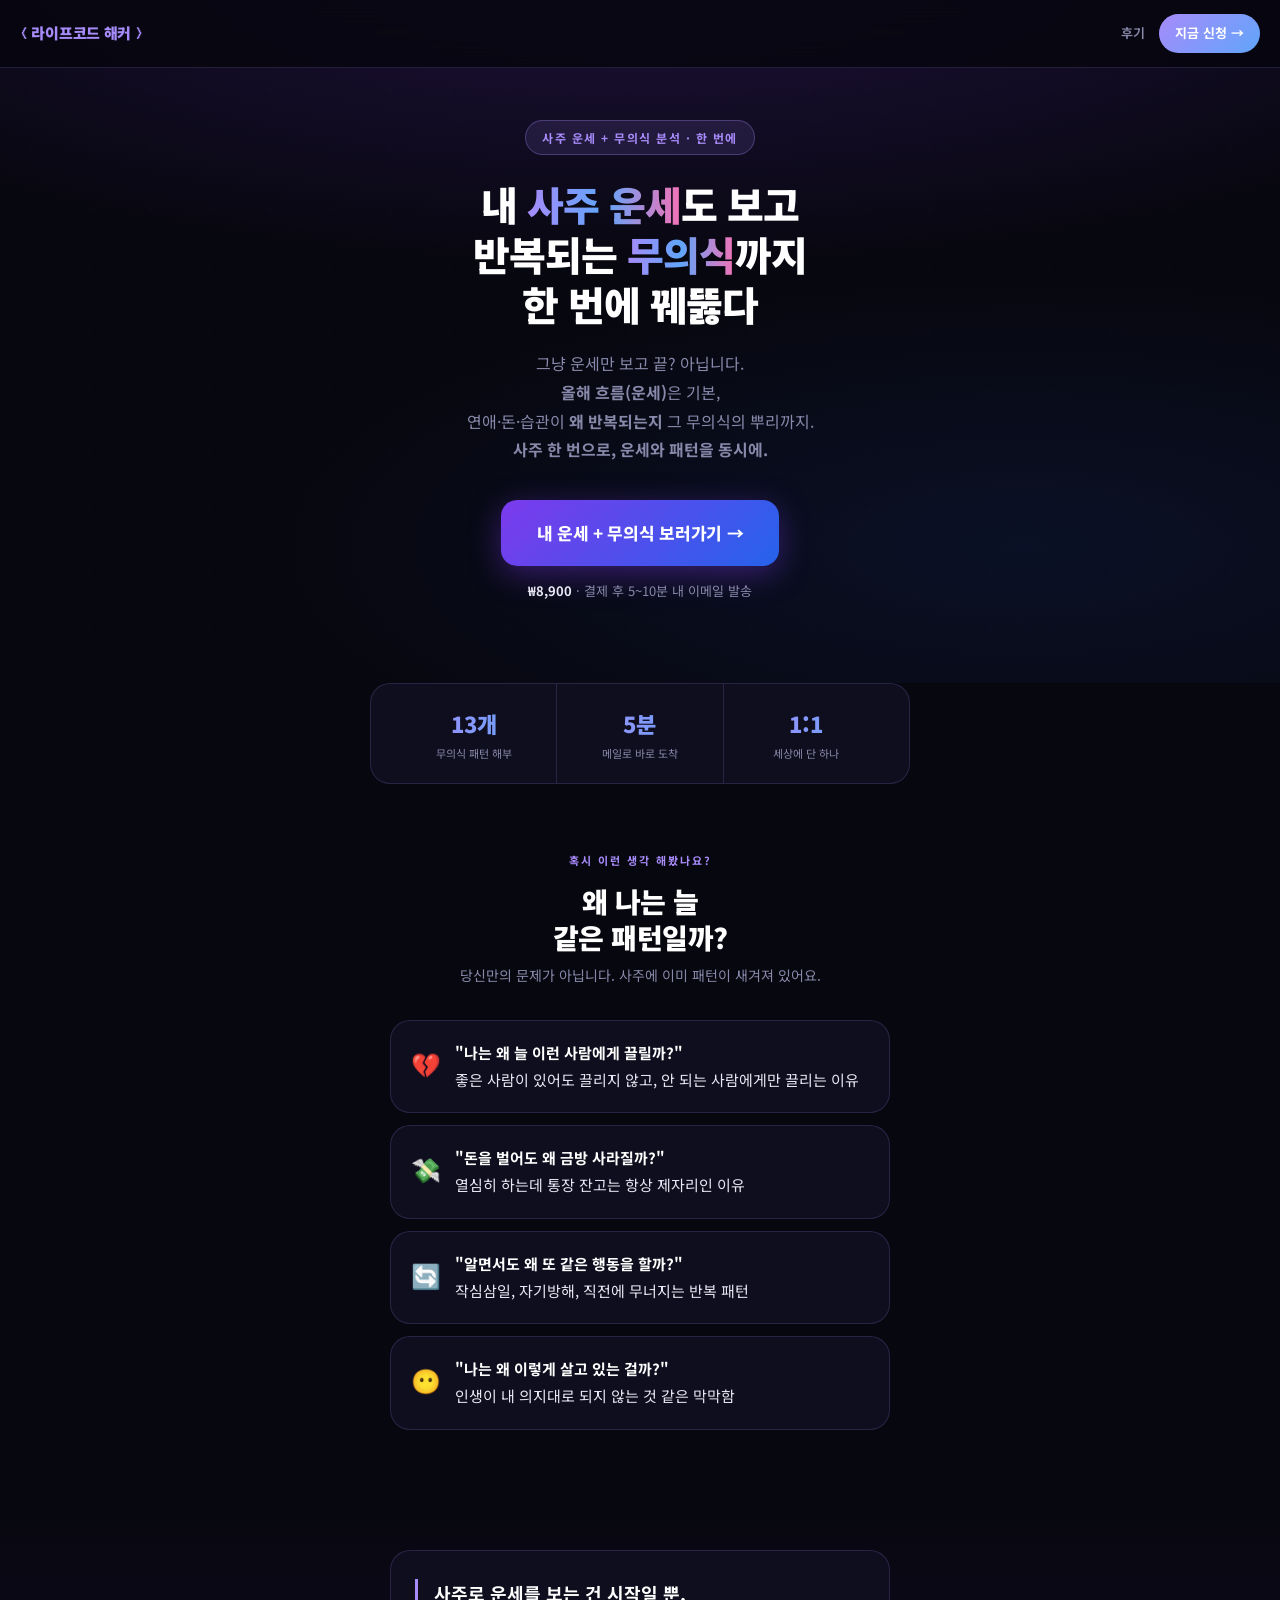
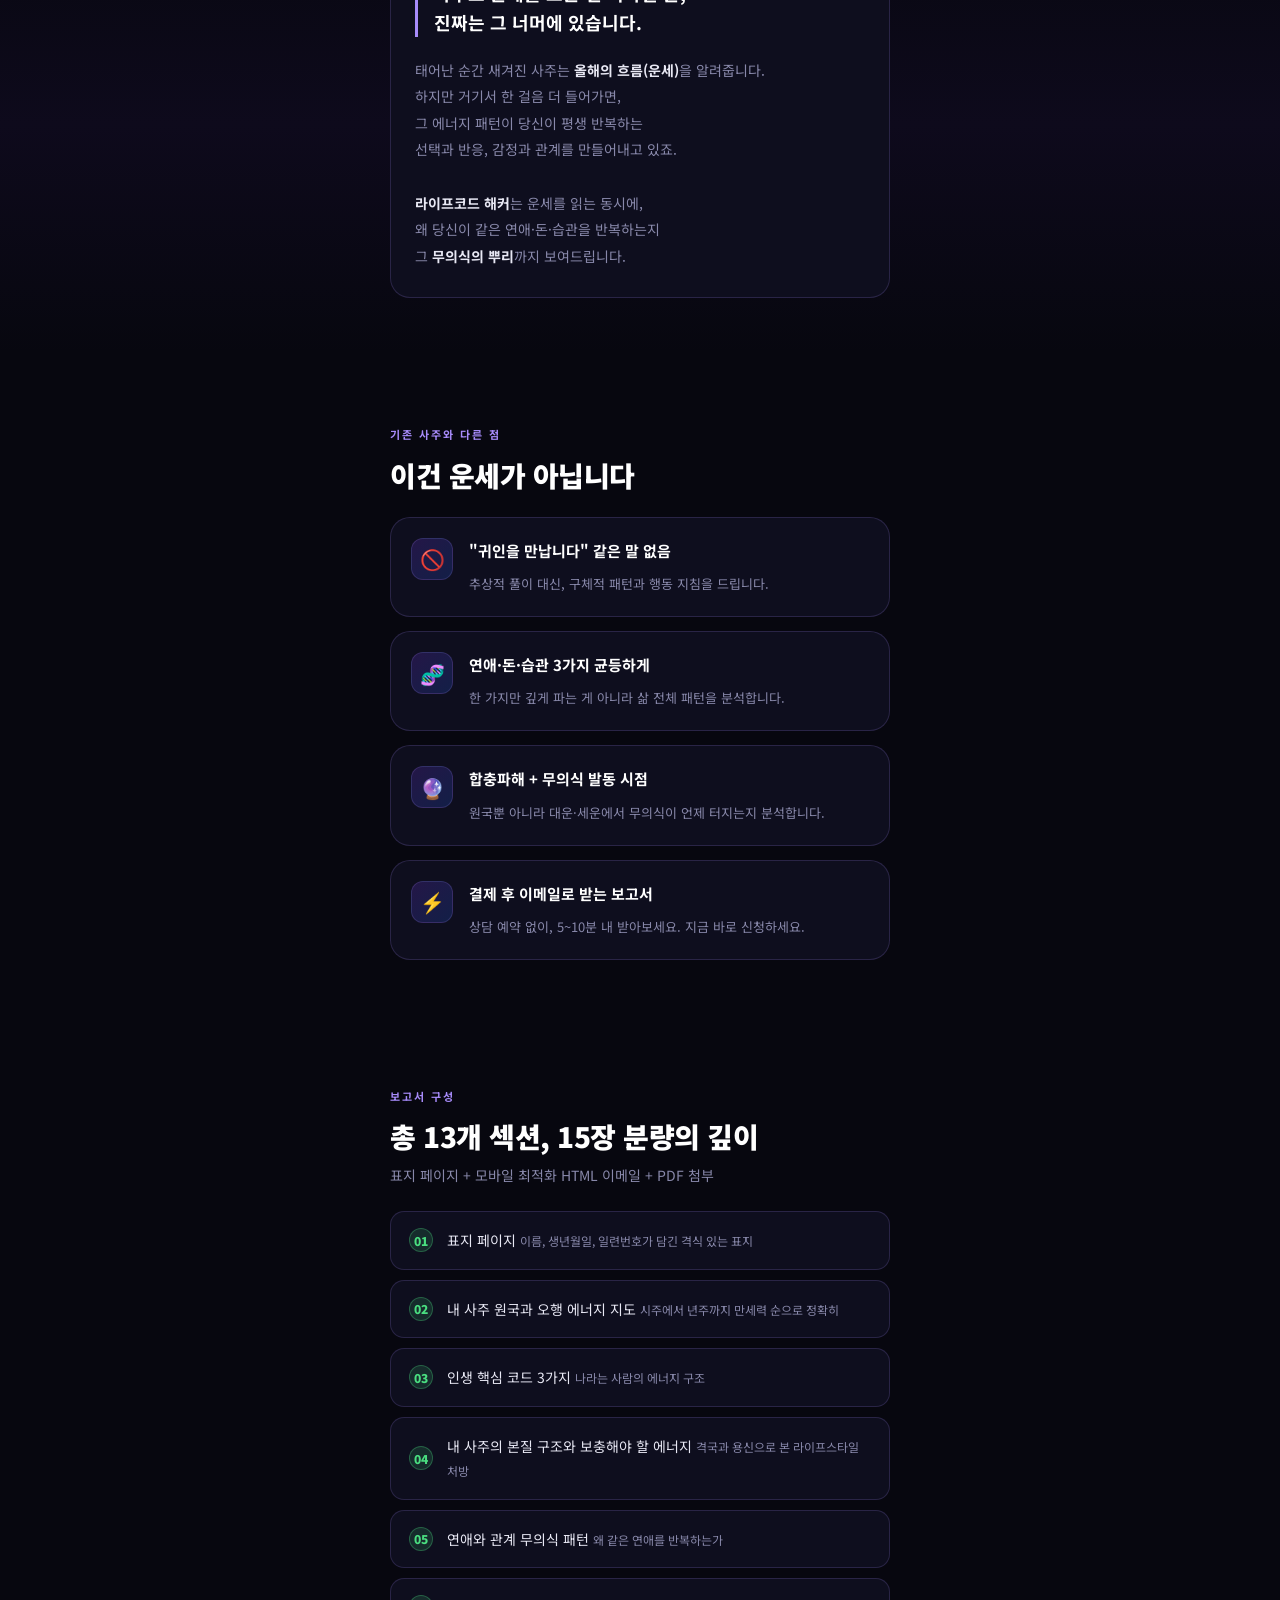
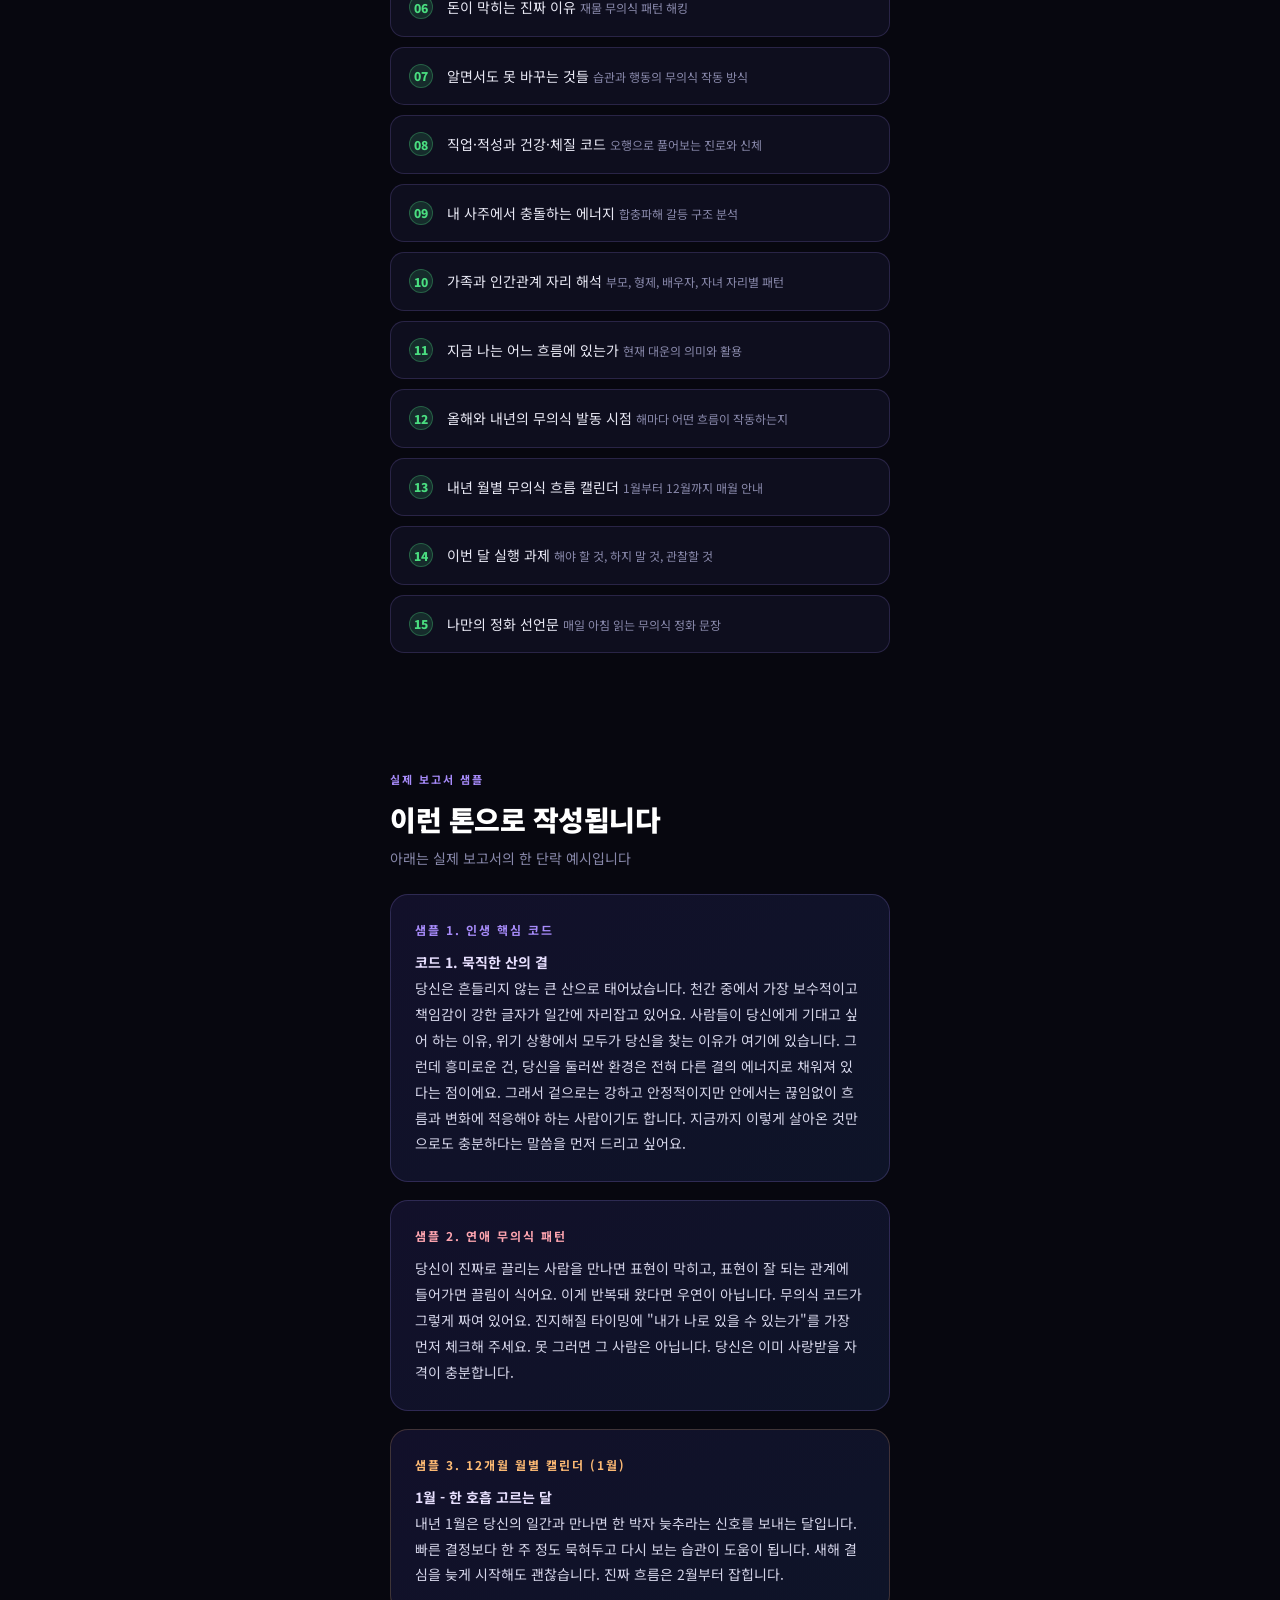
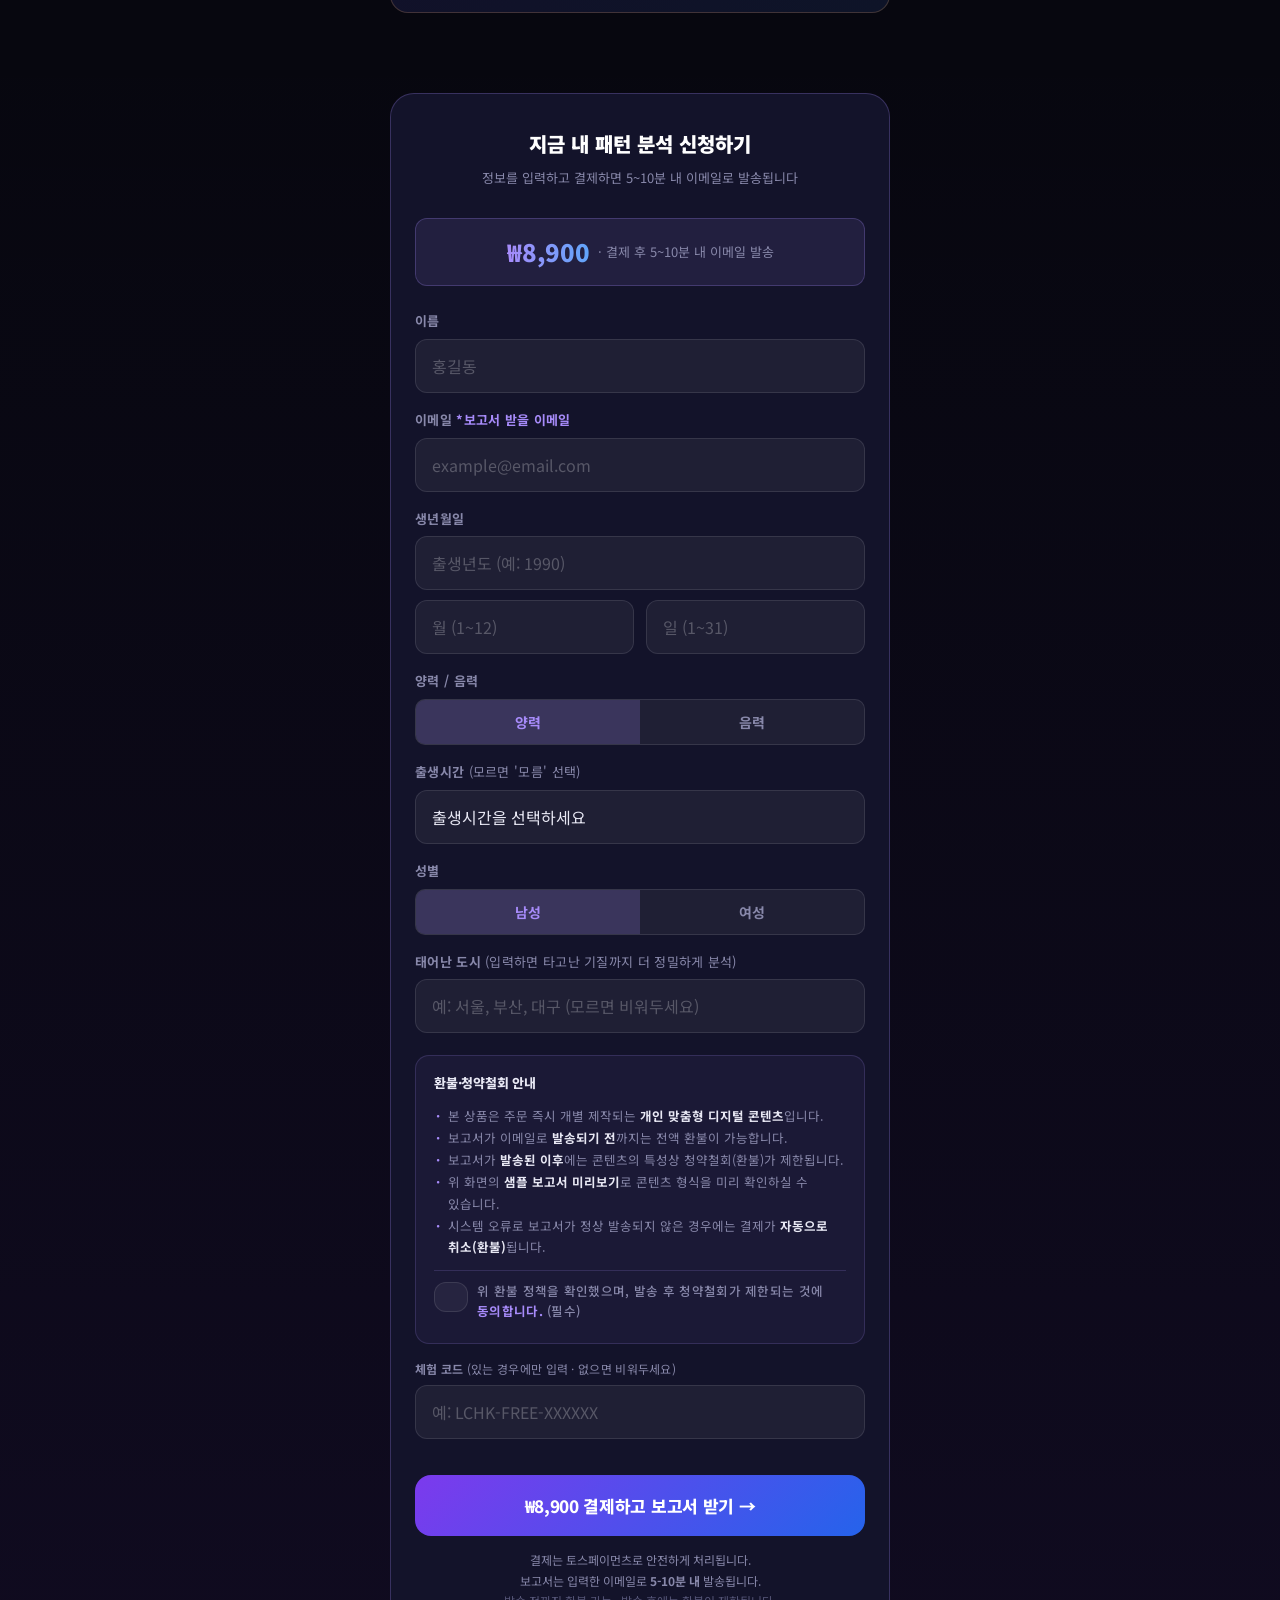
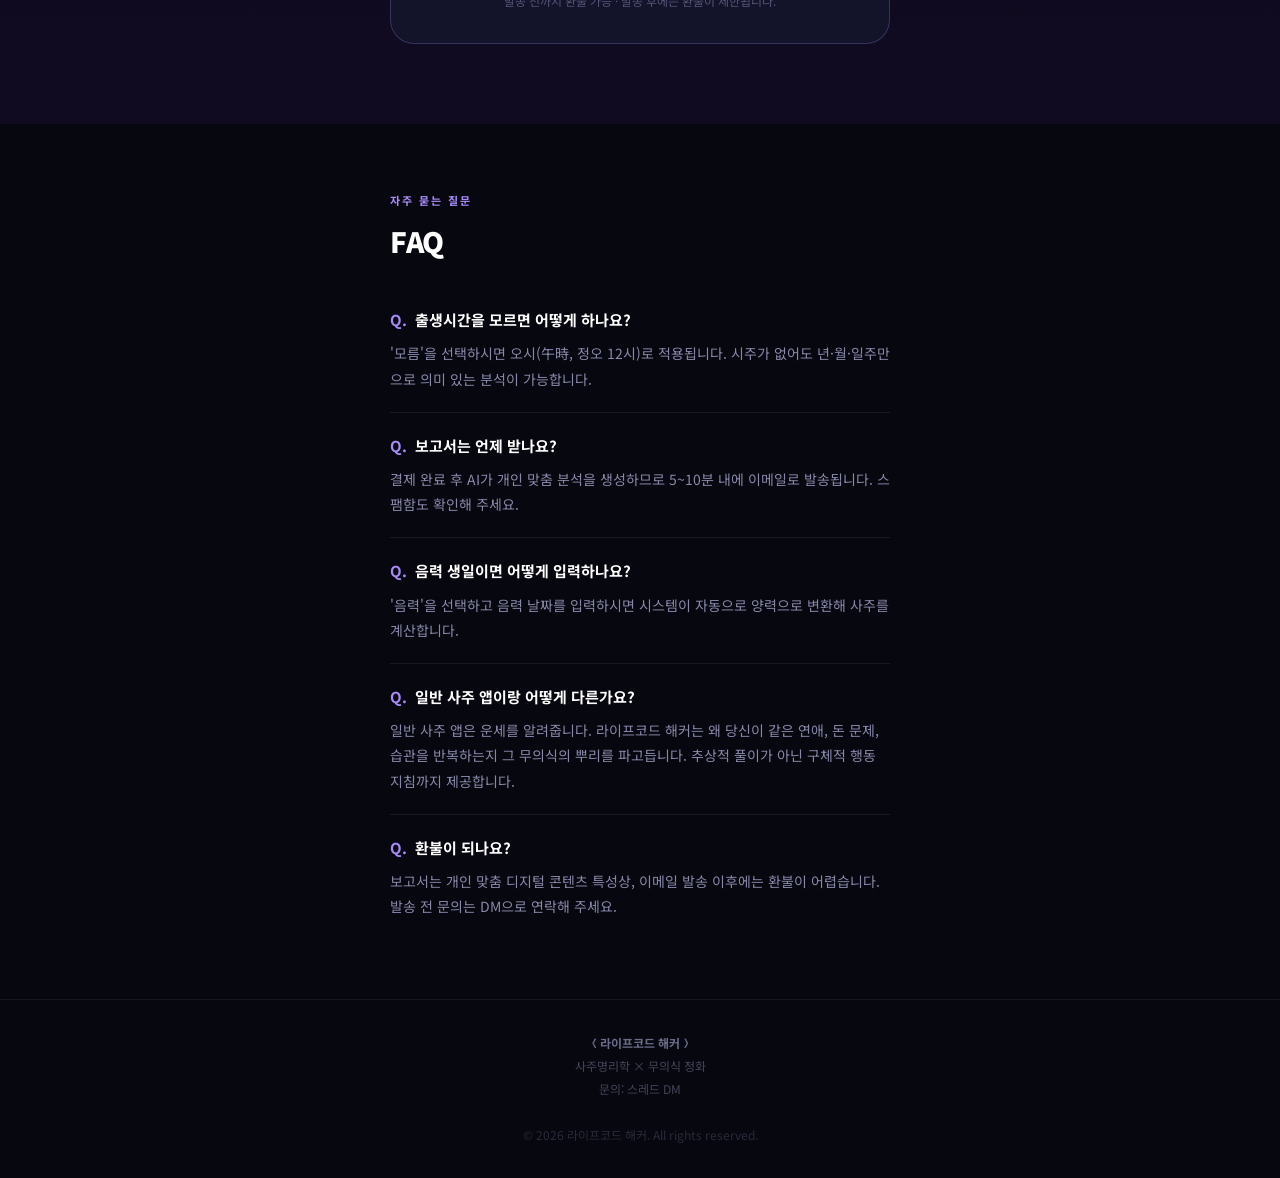
<file: templates/index.html>
<!DOCTYPE html>
<html lang="ko">
<head>
<meta charset="UTF-8">
<meta name="viewport" content="width=device-width, initial-scale=1.0">
<title>라이프코드 해커 — 사주 운세 + 무의식 분석을 한 번에</title>
<meta name="description" content="사주 운세도 보고, 반복되는 무의식 패턴까지 한 번에. 올해 흐름은 기본, 연애·돈·습관이 왜 반복되는지 그 뿌리까지 분석합니다. 8,900원, 5~10분 내 이메일 발송.">
<meta property="og:title" content="라이프코드 해커 — 사주 운세 + 무의식, 한 번에">
<meta property="og:description" content="올해 운세도 보고, 왜 같은 연애·돈 문제를 반복하는지 무의식의 뿌리까지. 사주 하나로 운세와 패턴을 동시에.">
<meta property="og:image" content="/static/og-image.png">
<link rel="preconnect" href="https://cdn.jsdelivr.net">
<link rel="preconnect" href="https://fonts.googleapis.com">
<link href="https://fonts.googleapis.com/css2?family=Noto+Sans+KR:wght@400;500;700;900&display=swap" rel="stylesheet">
<style>
:root {
  --bg:       #07070f;
  --surface:  #0e0e1e;
  --surface2: #13132a;
  --border:   rgba(167,139,250,0.18);
  --purple:   #a78bfa;
  --blue:     #60a5fa;
  --pink:     #f472b6;
  --green:    #4ade80;
  --yellow:   #fbbf24;
  --text:     #e8e8f4;
  --muted:    #8888aa;
  --card-r:   20px;
  --max-w:    540px;
}
*{margin:0;padding:0;box-sizing:border-box;}
html{scroll-behavior:smooth;}
body{
  background:var(--bg);
  color:var(--text);
  font-family:'Noto Sans KR',-apple-system,BlinkMacSystemFont,sans-serif;
  font-size:16px;
  line-height:1.75;
  -webkit-font-smoothing:antialiased;
  overflow-x:hidden;
}
.wrap{max-width:var(--max-w);margin:0 auto;padding:0 20px;}

/* ── 네비 ── */
nav{
  position:fixed;top:0;left:0;right:0;z-index:100;
  background:rgba(7,7,15,0.85);
  backdrop-filter:blur(16px);
  -webkit-backdrop-filter:blur(16px);
  border-bottom:1px solid var(--border);
  padding:14px 20px;
  display:flex;align-items:center;justify-content:space-between;
}
.nav-brand{font-size:15px;font-weight:900;letter-spacing:-0.3px;color:var(--purple);}
.nav-cta{
  background:linear-gradient(135deg,var(--purple),var(--blue));
  color:#fff;font-size:13px;font-weight:700;
  padding:8px 16px;border-radius:99px;text-decoration:none;
  white-space:nowrap;
}

/* ── 히어로 ── */
.hero{
  padding:120px 20px 80px;
  text-align:center;
  background:
    radial-gradient(ellipse 80% 50% at 50% -10%,rgba(124,58,237,0.22),transparent),
    radial-gradient(ellipse 60% 40% at 80% 80%,rgba(37,99,235,0.1),transparent);
  position:relative;overflow:hidden;
}
.hero::before{
  content:'';position:absolute;inset:0;
  background:url("data:image/svg+xml,%3Csvg width='60' height='60' viewBox='0 0 60 60' xmlns='http://www.w3.org/2000/svg'%3E%3Cg fill='none' fill-rule='evenodd'%3E%3Cg fill='%23a78bfa' fill-opacity='0.03'%3E%3Ccircle cx='30' cy='30' r='1'/%3E%3C/g%3E%3C/g%3E%3C/svg%3E");
  pointer-events:none;
}
.hero-badge{
  display:inline-block;
  background:rgba(167,139,250,0.12);
  border:1px solid rgba(167,139,250,0.3);
  color:var(--purple);
  font-size:12px;font-weight:700;letter-spacing:1.5px;
  padding:6px 16px;border-radius:99px;
  text-transform:uppercase;margin-bottom:24px;
}
.hero-title{
  font-size:clamp(28px,8vw,40px);
  font-weight:900;
  line-height:1.25;
  letter-spacing:-1px;
  color:#fff;
  margin-bottom:20px;
}
.hero-title .grad{
  background:linear-gradient(90deg,var(--purple),var(--blue),var(--pink));
  -webkit-background-clip:text;
  -webkit-text-fill-color:transparent;
  background-clip:text;
}
.hero-desc{
  font-size:16px;color:var(--muted);
  max-width:360px;margin:0 auto 36px;line-height:1.8;
}
.hero-cta{
  display:inline-block;
  background:linear-gradient(135deg,#7c3aed,#2563eb);
  color:#fff;font-size:17px;font-weight:800;
  padding:18px 36px;border-radius:16px;
  text-decoration:none;
  box-shadow:0 8px 32px rgba(124,58,237,0.4);
  transition:transform 0.2s,box-shadow 0.2s;
  letter-spacing:-0.3px;
}
.hero-cta:active{transform:scale(0.97);}
.hero-price{
  margin-top:14px;
  font-size:13px;color:var(--muted);
}
.hero-price strong{color:var(--text);}

/* ── 소셜 프루프 숫자 ── */
.stats{
  display:flex;gap:0;
  margin:48px 20px;
  background:var(--surface);
  border:1px solid var(--border);
  border-radius:var(--card-r);
  overflow:hidden;
}
.stat{
  flex:1;padding:20px 12px;text-align:center;
  border-right:1px solid var(--border);
}
.stat:last-child{border-right:none;}
.stat-num{
  font-size:22px;font-weight:900;
  background:linear-gradient(90deg,var(--purple),var(--blue));
  -webkit-background-clip:text;-webkit-text-fill-color:transparent;
  background-clip:text;
}
.stat-label{font-size:11px;color:var(--muted);margin-top:2px;}

/* ── 공감 섹션 ── */
.pain{
  padding:60px 20px;
  text-align:center;
}
.section-tag{
  display:inline-block;font-size:11px;font-weight:700;
  letter-spacing:2px;text-transform:uppercase;
  color:var(--purple);margin-bottom:12px;
}
.section-title{
  font-size:clamp(22px,6vw,28px);
  font-weight:900;line-height:1.3;
  letter-spacing:-0.5px;
  color:#fff;margin-bottom:8px;
}
.section-sub{font-size:14px;color:var(--muted);margin-bottom:32px;}
.pain-cards{display:flex;flex-direction:column;gap:12px;}
.pain-card{
  background:var(--surface);
  border:1px solid var(--border);
  border-radius:var(--card-r);
  padding:20px;
  text-align:left;
  display:flex;align-items:flex-start;gap:14px;
}
.pain-icon{font-size:24px;flex-shrink:0;margin-top:2px;}
.pain-text{font-size:15px;color:var(--text);line-height:1.65;}
.pain-text strong{color:#fff;display:block;margin-bottom:2px;}

/* ── WHY 섹션 ── */
.why{
  padding:60px 20px;
  background:linear-gradient(180deg,transparent,rgba(124,58,237,0.06),transparent);
}
.why-box{
  background:var(--surface);
  border:1px solid var(--border);
  border-radius:var(--card-r);
  padding:28px 24px;
}
.why-quote{
  font-size:18px;font-weight:700;
  color:#fff;line-height:1.6;
  margin-bottom:20px;
  border-left:3px solid var(--purple);
  padding-left:16px;
}
.why-desc{font-size:14px;color:var(--muted);line-height:1.9;}

/* ── 차별화 포인트 ── */
.diff{padding:60px 20px;}
.diff-list{display:flex;flex-direction:column;gap:14px;}
.diff-item{
  display:flex;gap:16px;align-items:flex-start;
  background:var(--surface);
  border:1px solid var(--border);
  border-radius:var(--card-r);
  padding:20px;
}
.diff-icon{
  width:42px;height:42px;flex-shrink:0;
  background:linear-gradient(135deg,rgba(124,58,237,0.2),rgba(37,99,235,0.2));
  border:1px solid var(--border);
  border-radius:12px;
  display:flex;align-items:center;justify-content:center;
  font-size:20px;
}
.diff-content strong{display:block;font-size:15px;color:#fff;margin-bottom:4px;}
.diff-content span{font-size:13px;color:var(--muted);line-height:1.7;}

/* ── 보고서 미리보기 ── */
.preview{padding:60px 20px;}
.preview-list{display:flex;flex-direction:column;gap:10px;}
.preview-item{
  display:flex;align-items:center;gap:14px;
  background:var(--surface);
  border:1px solid var(--border);
  border-radius:14px;
  padding:16px 18px;
}
.preview-check{
  width:24px;height:24px;flex-shrink:0;
  background:rgba(74,222,128,0.15);
  border:1px solid rgba(74,222,128,0.3);
  border-radius:50%;
  display:flex;align-items:center;justify-content:center;
  font-size:12px;color:var(--green);font-weight:900;
}
.preview-text{font-size:14px;color:var(--text);}
.preview-text em{font-style:normal;color:var(--muted);font-size:12px;}

/* ── 신청 폼 섹션 ── */
#form-section{
  padding:60px 20px 80px;
  background:linear-gradient(180deg,transparent,rgba(124,58,237,0.08));
}
.form-box{
  background:var(--surface2);
  border:1px solid rgba(167,139,250,0.25);
  border-radius:24px;
  padding:32px 24px;
}
.form-title{
  font-size:20px;font-weight:900;color:#fff;
  margin-bottom:6px;text-align:center;
}
.form-sub{
  font-size:13px;color:var(--muted);
  text-align:center;margin-bottom:28px;
}
.price-tag{
  display:flex;align-items:center;justify-content:center;gap:8px;
  background:rgba(167,139,250,0.1);
  border:1px solid rgba(167,139,250,0.25);
  border-radius:12px;
  padding:12px;margin-bottom:24px;
}
.price-tag .price{
  font-size:24px;font-weight:900;
  background:linear-gradient(90deg,var(--purple),var(--blue));
  -webkit-background-clip:text;-webkit-text-fill-color:transparent;
  background-clip:text;
}
.price-tag .price-desc{font-size:13px;color:var(--muted);}

.form-group{margin-bottom:16px;}
label{display:block;font-size:13px;font-weight:700;color:var(--muted);margin-bottom:6px;letter-spacing:0.3px;}
input,select{
  width:100%;
  background:rgba(255,255,255,0.05);
  border:1px solid rgba(255,255,255,0.1);
  border-radius:12px;
  color:var(--text);
  font-size:16px;
  font-family:inherit;
  padding:14px 16px;
  outline:none;
  transition:border 0.2s;
  -webkit-appearance:none;
  appearance:none;
}
input:focus,select:focus{border-color:var(--purple);}
input::placeholder{color:rgba(255,255,255,0.25);}
select option{background:#1a1a2e;color:var(--text);}

.form-row{display:grid;grid-template-columns:1fr 1fr;gap:12px;}
.lunar-row{display:flex;align-items:center;gap:10px;margin-top:6px;}
.lunar-toggle{
  display:flex;gap:0;
  background:rgba(255,255,255,0.05);
  border:1px solid rgba(255,255,255,0.1);
  border-radius:10px;overflow:hidden;
  width:100%;
}
.lunar-btn{
  flex:1;padding:12px;text-align:center;
  font-size:14px;font-weight:700;color:var(--muted);
  cursor:pointer;transition:all 0.2s;
  background:none;border:none;font-family:inherit;
}
.lunar-btn.active{
  background:rgba(167,139,250,0.2);
  color:var(--purple);
}

.submit-btn{
  width:100%;
  background:linear-gradient(135deg,#7c3aed,#2563eb);
  color:#fff;font-size:17px;font-weight:800;
  border:none;border-radius:16px;
  padding:18px;cursor:pointer;
  margin-top:20px;
  letter-spacing:-0.3px;
  transition:opacity 0.2s,transform 0.1s;
  font-family:inherit;
}
.submit-btn:hover{opacity:0.92;}
.submit-btn:active{transform:scale(0.98);}
.submit-btn:disabled{opacity:0.5;cursor:not-allowed;}
.form-notice{
  text-align:center;font-size:12px;color:var(--muted);
  margin-top:14px;line-height:1.7;
}
/* ── 청약철회 제한 고지 + 동의 ── */
.consent-box{
  margin-top:22px;
  background:rgba(167,139,250,0.06);
  border:1px solid var(--border);
  border-radius:14px;
  padding:16px 18px;
}
.consent-title{
  font-size:13px;font-weight:800;color:var(--text);
  margin-bottom:10px;letter-spacing:-0.2px;
}
.consent-list{
  list-style:none;margin:0 0 12px;padding:0;
}
.consent-list li{
  position:relative;padding-left:14px;
  font-size:12.5px;color:var(--muted);line-height:1.75;
  word-break:keep-all;
}
.consent-list li::before{
  content:"·";position:absolute;left:2px;color:var(--purple);font-weight:800;
}
.consent-list li strong{color:var(--text);font-weight:700;}
.consent-check{
  display:flex;align-items:flex-start;gap:9px;
  cursor:pointer;padding-top:10px;
  border-top:1px solid var(--border);
}
.consent-check input{
  width:18px;height:18px;margin-top:1px;flex-shrink:0;
  accent-color:var(--purple);cursor:pointer;
}
.consent-check span{
  font-size:12.5px;color:var(--muted);line-height:1.6;
  font-weight:500;word-break:keep-all;
}
.consent-check span strong{color:var(--purple);font-weight:700;}

/* ── FAQ ── */
.faq{padding:60px 20px;}
.faq-item{
  border-bottom:1px solid rgba(255,255,255,0.07);
  padding:20px 0;
}
.faq-item:last-child{border-bottom:none;}
.faq-q{
  font-size:15px;font-weight:700;color:#fff;
  margin-bottom:8px;display:flex;gap:8px;
}
.faq-q::before{content:'Q.';color:var(--purple);}
.faq-a{font-size:14px;color:var(--muted);line-height:1.8;}

/* ── 푸터 ── */
footer{
  text-align:center;padding:32px 20px;
  border-top:1px solid rgba(255,255,255,0.06);
  font-size:12px;color:#44445a;line-height:1.9;
}
footer strong{color:#6b6b8a;}

/* ── 로딩 오버레이 ── */
#loading{
  display:none;position:fixed;inset:0;z-index:999;
  background:rgba(7,7,15,0.92);
  backdrop-filter:blur(8px);
  flex-direction:column;align-items:center;justify-content:center;
  text-align:center;padding:40px;
}
#loading.show{display:flex;}
.loading-spinner{
  width:48px;height:48px;
  border:3px solid rgba(167,139,250,0.2);
  border-top-color:var(--purple);
  border-radius:50%;
  animation:spin 0.8s linear infinite;
  margin-bottom:24px;
}
@keyframes spin{to{transform:rotate(360deg);}}
.loading-title{font-size:18px;font-weight:800;color:#fff;margin-bottom:8px;}
.loading-sub{font-size:14px;color:var(--muted);}
.loading-steps{margin-top:24px;text-align:left;display:flex;flex-direction:column;gap:8px;}
.loading-step{font-size:13px;color:var(--muted);}
.loading-step.done{color:var(--green);}
.loading-step.active{color:#fff;}

/* ── 성공 팝업 ── */
#success{
  display:none;position:fixed;inset:0;z-index:999;
  background:rgba(7,7,15,0.95);
  flex-direction:column;align-items:center;justify-content:center;
  text-align:center;padding:40px;
}
#success.show{display:flex;}
.success-icon{font-size:64px;margin-bottom:24px;}
.success-title{font-size:24px;font-weight:900;color:#fff;margin-bottom:8px;}
.success-sub{font-size:15px;color:var(--muted);line-height:1.8;}
.success-email{
  margin:20px 0;
  background:rgba(74,222,128,0.1);
  border:1px solid rgba(74,222,128,0.25);
  border-radius:12px;padding:14px 20px;
  font-size:15px;color:var(--green);font-weight:700;
}

/* ── 모바일 반응형 ── */
@media (max-width: 430px) {
  :root { --max-w: 100%; }

  /* 네비: 브랜드명 줄이기 */
  .nav-brand { font-size:13px; }
  .nav-cta   { font-size:12px; padding:7px 13px; }
  nav        { padding:12px 16px; }

  /* 히어로 */
  .hero { padding:100px 16px 64px; }
  .hero-badge { font-size:11px; padding:5px 12px; letter-spacing:1px; }
  .hero-cta { font-size:15px; padding:16px 28px; border-radius:14px; }
  .hero-desc { font-size:14px; }

  /* 스탯 */
  .stats { margin:32px 16px; }
  .stat  { padding:16px 8px; }
  .stat-num   { font-size:18px; }
  .stat-label { font-size:10px; }

  /* 섹션 공통 패딩 */
  .pain, .why, .diff, .preview, .faq { padding:48px 16px; }
  #form-section { padding:48px 16px 64px; }

  /* 공감 카드 */
  .pain-card { padding:16px; gap:12px; }
  .pain-icon { font-size:20px; }
  .pain-text { font-size:14px; }

  /* 차별화 */
  .diff-item { padding:16px; gap:12px; }
  .diff-icon { width:36px; height:36px; font-size:17px; border-radius:10px; }

  /* 보고서 구성 */
  .preview-item { padding:13px 14px; gap:10px; }
  .preview-check{ width:22px; height:22px; font-size:11px; }
  .preview-text { font-size:13px; }

  /* 폼 박스 */
  .form-box { padding:24px 16px; border-radius:18px; }
  .form-title { font-size:18px; }
  .price-tag .price { font-size:20px; }
  .price-tag .price-desc { font-size:12px; }
  label { font-size:12px; }

  /* 제출 버튼 */
  .submit-btn { font-size:16px; padding:17px; }

  /* 동의 박스 */
  .consent-box { padding:14px 14px; }
  .consent-list li { font-size:12px; }
  .consent-check span { font-size:12px; }

  /* FAQ */
  .faq-q { font-size:14px; }
  .faq-a { font-size:13px; }

  /* 샘플 보고서 */
  .sample-preview { padding:40px 16px 16px; }
}
</style>
</head>
<body>

<!-- ── 네비 ── -->
<nav>
  <span class="nav-brand">⟨ 라이프코드 해커 ⟩</span>
  <span style="display:flex;align-items:center;gap:14px;">
    <a href="/reviews" style="font-size:13px;color:var(--muted);text-decoration:none;font-weight:600;">후기</a>
    <a href="#form-section" class="nav-cta">지금 신청 →</a>
  </span>
</nav>

<!-- ── 히어로 ── -->
<section class="hero">
  <div class="wrap">
    <div class="hero-badge">사주 운세 + 무의식 분석 · 한 번에</div>
    <h1 class="hero-title">
      내 <span class="grad">사주 운세</span>도 보고<br>
      반복되는 <span class="grad">무의식</span>까지<br>
      한 번에 꿰뚫다
    </h1>
    <p class="hero-desc">
      그냥 운세만 보고 끝? 아닙니다.<br>
      <strong>올해 흐름(운세)</strong>은 기본,<br>
      연애·돈·습관이 <strong>왜 반복되는지</strong> 그 무의식의 뿌리까지.<br>
      <strong>사주 한 번으로, 운세와 패턴을 동시에.</strong>
    </p>
    <a href="#form-section" class="hero-cta">내 운세 + 무의식 보러가기 →</a>
    <div class="hero-price">
      <strong>₩8,900</strong> · 결제 후 5~10분 내 이메일 발송
    </div>
  </div>
</section>

<!-- ── 스탯 ── -->
<div class="stats wrap" style="margin:0 auto;max-width:540px;">
  <div class="stat">
    <div class="stat-num">13개</div>
    <div class="stat-label">무의식 패턴 해부</div>
  </div>
  <div class="stat">
    <div class="stat-num">5분</div>
    <div class="stat-label">메일로 바로 도착</div>
  </div>
  <div class="stat">
    <div class="stat-num">1:1</div>
    <div class="stat-label">세상에 단 하나</div>
  </div>
</div>

<!-- ── 공감 섹션 ── -->
<section class="pain">
  <div class="wrap">
    <div class="section-tag">혹시 이런 생각 해봤나요?</div>
    <h2 class="section-title">왜 나는 늘<br>같은 패턴일까?</h2>
    <p class="section-sub">당신만의 문제가 아닙니다. 사주에 이미 패턴이 새겨져 있어요.</p>
    <div class="pain-cards">
      <div class="pain-card">
        <span class="pain-icon">💔</span>
        <div class="pain-text">
          <strong>"나는 왜 늘 이런 사람에게 끌릴까?"</strong>
          좋은 사람이 있어도 끌리지 않고, 안 되는 사람에게만 끌리는 이유
        </div>
      </div>
      <div class="pain-card">
        <span class="pain-icon">💸</span>
        <div class="pain-text">
          <strong>"돈을 벌어도 왜 금방 사라질까?"</strong>
          열심히 하는데 통장 잔고는 항상 제자리인 이유
        </div>
      </div>
      <div class="pain-card">
        <span class="pain-icon">🔄</span>
        <div class="pain-text">
          <strong>"알면서도 왜 또 같은 행동을 할까?"</strong>
          작심삼일, 자기방해, 직전에 무너지는 반복 패턴
        </div>
      </div>
      <div class="pain-card">
        <span class="pain-icon">😶</span>
        <div class="pain-text">
          <strong>"나는 왜 이렇게 살고 있는 걸까?"</strong>
          인생이 내 의지대로 되지 않는 것 같은 막막함
        </div>
      </div>
    </div>
  </div>
</section>

<!-- ── WHY 사주 ── -->
<section class="why">
  <div class="wrap">
    <div class="why-box">
      <div class="why-quote">
        사주로 운세를 보는 건 시작일 뿐,<br>진짜는 그 너머에 있습니다.
      </div>
      <div class="why-desc">
        태어난 순간 새겨진 사주는 <strong style="color:var(--text);">올해의 흐름(운세)</strong>을 알려줍니다.<br>
        하지만 거기서 한 걸음 더 들어가면,<br>
        그 에너지 패턴이 당신이 평생 반복하는<br>
        선택과 반응, 감정과 관계를 만들어내고 있죠.<br><br>
        <strong style="color:var(--text);">라이프코드 해커</strong>는 운세를 읽는 동시에,<br>
        왜 당신이 같은 연애·돈·습관을 반복하는지<br>
        그 <strong style="color:var(--text);">무의식의 뿌리</strong>까지 보여드립니다.
      </div>
    </div>
  </div>
</section>

<!-- ── 차별화 ── -->
<section class="diff">
  <div class="wrap">
    <div class="section-tag">기존 사주와 다른 점</div>
    <h2 class="section-title" style="margin-bottom:24px;">이건 운세가 아닙니다</h2>
    <div class="diff-list">
      <div class="diff-item">
        <div class="diff-icon">🚫</div>
        <div class="diff-content">
          <strong>"귀인을 만납니다" 같은 말 없음</strong>
          <span>추상적 풀이 대신, 구체적 패턴과 행동 지침을 드립니다.</span>
        </div>
      </div>
      <div class="diff-item">
        <div class="diff-icon">🧬</div>
        <div class="diff-content">
          <strong>연애·돈·습관 3가지 균등하게</strong>
          <span>한 가지만 깊게 파는 게 아니라 삶 전체 패턴을 분석합니다.</span>
        </div>
      </div>
      <div class="diff-item">
        <div class="diff-icon">🔮</div>
        <div class="diff-content">
          <strong>합충파해 + 무의식 발동 시점</strong>
          <span>원국뿐 아니라 대운·세운에서 무의식이 언제 터지는지 분석합니다.</span>
        </div>
      </div>
      <div class="diff-item">
        <div class="diff-icon">⚡</div>
        <div class="diff-content">
          <strong>결제 후 이메일로 받는 보고서</strong>
          <span>상담 예약 없이, 5~10분 내 받아보세요. 지금 바로 신청하세요.</span>
        </div>
      </div>
    </div>
  </div>
</section>

<!-- ── 보고서 미리보기 ── -->
<section class="preview">
  <div class="wrap">
    <div class="section-tag">보고서 구성</div>
    <h2 class="section-title" style="margin-bottom:8px;">총 13개 섹션, 15장 분량의 깊이</h2>
    <p class="section-sub" style="margin-bottom:24px;">표지 페이지 + 모바일 최적화 HTML 이메일 + PDF 첨부</p>
    <div class="preview-list">
      <div class="preview-item">
        <div class="preview-check">01</div>
        <div class="preview-text">표지 페이지 <em>이름, 생년월일, 일련번호가 담긴 격식 있는 표지</em></div>
      </div>
      <div class="preview-item">
        <div class="preview-check">02</div>
        <div class="preview-text">내 사주 원국과 오행 에너지 지도 <em>시주에서 년주까지 만세력 순으로 정확히</em></div>
      </div>
      <div class="preview-item">
        <div class="preview-check">03</div>
        <div class="preview-text">인생 핵심 코드 3가지 <em>나라는 사람의 에너지 구조</em></div>
      </div>
      <div class="preview-item">
        <div class="preview-check">04</div>
        <div class="preview-text">내 사주의 본질 구조와 보충해야 할 에너지 <em>격국과 용신으로 본 라이프스타일 처방</em></div>
      </div>
      <div class="preview-item">
        <div class="preview-check">05</div>
        <div class="preview-text">연애와 관계 무의식 패턴 <em>왜 같은 연애를 반복하는가</em></div>
      </div>
      <div class="preview-item">
        <div class="preview-check">06</div>
        <div class="preview-text">돈이 막히는 진짜 이유 <em>재물 무의식 패턴 해킹</em></div>
      </div>
      <div class="preview-item">
        <div class="preview-check">07</div>
        <div class="preview-text">알면서도 못 바꾸는 것들 <em>습관과 행동의 무의식 작동 방식</em></div>
      </div>
      <div class="preview-item">
        <div class="preview-check">08</div>
        <div class="preview-text">직업·적성과 건강·체질 코드 <em>오행으로 풀어보는 진로와 신체</em></div>
      </div>
      <div class="preview-item">
        <div class="preview-check">09</div>
        <div class="preview-text">내 사주에서 충돌하는 에너지 <em>합충파해 갈등 구조 분석</em></div>
      </div>
      <div class="preview-item">
        <div class="preview-check">10</div>
        <div class="preview-text">가족과 인간관계 자리 해석 <em>부모, 형제, 배우자, 자녀 자리별 패턴</em></div>
      </div>
      <div class="preview-item">
        <div class="preview-check">11</div>
        <div class="preview-text">지금 나는 어느 흐름에 있는가 <em>현재 대운의 의미와 활용</em></div>
      </div>
      <div class="preview-item">
        <div class="preview-check">12</div>
        <div class="preview-text">올해와 내년의 무의식 발동 시점 <em>해마다 어떤 흐름이 작동하는지</em></div>
      </div>
      <div class="preview-item">
        <div class="preview-check">13</div>
        <div class="preview-text">내년 월별 무의식 흐름 캘린더 <em>1월부터 12월까지 매월 안내</em></div>
      </div>
      <div class="preview-item">
        <div class="preview-check">14</div>
        <div class="preview-text">이번 달 실행 과제 <em>해야 할 것, 하지 말 것, 관찰할 것</em></div>
      </div>
      <div class="preview-item">
        <div class="preview-check">15</div>
        <div class="preview-text">나만의 정화 선언문 <em>매일 아침 읽는 무의식 정화 문장</em></div>
      </div>
    </div>
  </div>
</section>

<!-- ── 보고서 샘플 미리보기 ── -->
<section class="sample-preview" style="padding:50px 20px 20px;">
  <div class="wrap">
    <div class="section-tag">실제 보고서 샘플</div>
    <h2 class="section-title" style="margin-bottom:8px;">이런 톤으로 작성됩니다</h2>
    <p class="section-sub" style="margin-bottom:24px;">아래는 실제 보고서의 한 단락 예시입니다</p>

    <div style="background:linear-gradient(145deg,#12102a,#0e1428);border:1px solid rgba(167,139,250,0.2);border-radius:18px;padding:24px;margin-bottom:18px;">
      <div style="color:#a78bfa;font-size:12px;letter-spacing:2px;font-weight:700;margin-bottom:10px;">샘플 1. 인생 핵심 코드</div>
      <p style="color:#d4d4e8;line-height:1.85;font-size:14px;margin:0;">
        <strong style="color:#e8e0ff;">코드 1. 묵직한 산의 결</strong><br>
        당신은 흔들리지 않는 큰 산으로 태어났습니다. 천간 중에서 가장 보수적이고 책임감이 강한 글자가 일간에 자리잡고 있어요. 사람들이 당신에게 기대고 싶어 하는 이유, 위기 상황에서 모두가 당신을 찾는 이유가 여기에 있습니다.
        그런데 흥미로운 건, 당신을 둘러싼 환경은 전혀 다른 결의 에너지로 채워져 있다는 점이에요. 그래서 겉으로는 강하고 안정적이지만 안에서는 끊임없이 흐름과 변화에 적응해야 하는 사람이기도 합니다. 지금까지 이렇게 살아온 것만으로도 충분하다는 말씀을 먼저 드리고 싶어요.
      </p>
    </div>

    <div style="background:linear-gradient(145deg,#12102a,#0e1428);border:1px solid rgba(167,139,250,0.2);border-radius:18px;padding:24px;margin-bottom:18px;">
      <div style="color:#fda4af;font-size:12px;letter-spacing:2px;font-weight:700;margin-bottom:10px;">샘플 2. 연애 무의식 패턴</div>
      <p style="color:#d4d4e8;line-height:1.85;font-size:14px;margin:0;">
        당신이 진짜로 끌리는 사람을 만나면 표현이 막히고, 표현이 잘 되는 관계에 들어가면 끌림이 식어요. 이게 반복돼 왔다면 우연이 아닙니다. 무의식 코드가 그렇게 짜여 있어요.
        진지해질 타이밍에 "내가 나로 있을 수 있는가"를 가장 먼저 체크해 주세요. 못 그러면 그 사람은 아닙니다. 당신은 이미 사랑받을 자격이 충분합니다.
      </p>
    </div>

    <div style="background:linear-gradient(145deg,#12102a,#0e1428);border:1px solid rgba(253,186,116,0.2);border-radius:18px;padding:24px;">
      <div style="color:#fdba74;font-size:12px;letter-spacing:2px;font-weight:700;margin-bottom:10px;">샘플 3. 12개월 월별 캘린더 (1월)</div>
      <p style="color:#d4d4e8;line-height:1.85;font-size:14px;margin:0;">
        <strong style="color:#e8e0ff;">1월 - 한 호흡 고르는 달</strong><br>
        내년 1월은 당신의 일간과 만나면 한 박자 늦추라는 신호를 보내는 달입니다. 빠른 결정보다 한 주 정도 묵혀두고 다시 보는 습관이 도움이 됩니다. 새해 결심을 늦게 시작해도 괜찮습니다. 진짜 흐름은 2월부터 잡힙니다.
      </p>
    </div>
  </div>
</section>

<!-- ── 신청 폼 ── -->
<section id="form-section">
  <div class="wrap">
    <div class="form-box">
      <h2 class="form-title">지금 내 패턴 분석 신청하기</h2>
      <p class="form-sub">정보를 입력하고 결제하면 5~10분 내 이메일로 발송됩니다</p>

      <div class="price-tag">
        <span class="price">₩8,900</span>
        <span class="price-desc">· 결제 후 5~10분 내 이메일 발송</span>
      </div>

      <form id="saju-form">
        <div class="form-group">
          <label>이름</label>
          <input type="text" id="name" name="name" placeholder="홍길동" required autocomplete="name">
        </div>

        <div class="form-group">
          <label>이메일 <span style="color:var(--purple)">*보고서 받을 이메일</span></label>
          <input type="email" id="email" name="email" placeholder="example@email.com" required autocomplete="email">
        </div>

        <div class="form-group">
          <label>생년월일</label>
          <input type="number" id="birth-year" name="birth_year" placeholder="출생년도 (예: 1990)" min="1930" max="2010" required style="margin-bottom:10px;">
          <div class="form-row" style="grid-template-columns:1fr 1fr;">
            <input type="number" id="birth-month" name="birth_month" placeholder="월 (1~12)" min="1" max="12" required>
            <input type="number" id="birth-day" name="birth_day" placeholder="일 (1~31)" min="1" max="31" required>
          </div>
        </div>

        <div class="form-group">
          <label>양력 / 음력</label>
          <div class="lunar-toggle">
            <button type="button" class="lunar-btn active" id="btn-solar" onclick="setCalendar('solar')">양력</button>
            <button type="button" class="lunar-btn" id="btn-lunar" onclick="setCalendar('lunar')">음력</button>
          </div>
          <input type="hidden" id="is-lunar" name="is_lunar" value="false">
        </div>

        <div class="form-group">
          <label>출생시간 <span style="color:var(--muted);font-weight:400">(모르면 '모름' 선택)</span></label>
          <select id="birth-hour" name="birth_hour" required>
            <option value="">출생시간을 선택하세요</option>
            <option value="-1">모름 (오시 12:00 적용)</option>
            <option value="0">자시 (子時) KST 23:30 - 01:30</option>
            <option value="2">축시 (丑時) KST 01:30 - 03:30</option>
            <option value="4">인시 (寅時) KST 03:30 - 05:30</option>
            <option value="6">묘시 (卯時) KST 05:30 - 07:30</option>
            <option value="8">진시 (辰時) KST 07:30 - 09:30</option>
            <option value="10">사시 (巳時) KST 09:30 - 11:30</option>
            <option value="12">오시 (午時) KST 11:30 - 13:30</option>
            <option value="14">미시 (未時) KST 13:30 - 15:30</option>
            <option value="16">신시 (申時) KST 15:30 - 17:30</option>
            <option value="18">유시 (酉時) KST 17:30 - 19:30</option>
            <option value="20">술시 (戌時) KST 19:30 - 21:30</option>
            <option value="22">해시 (亥時) KST 21:30 - 23:30</option>
          </select>
        </div>

        <div class="form-group">
          <label>성별</label>
          <div class="lunar-toggle">
            <button type="button" class="lunar-btn active" id="btn-male" onclick="setGender('M')">남성</button>
            <button type="button" class="lunar-btn" id="btn-female" onclick="setGender('F')">여성</button>
          </div>
          <input type="hidden" id="gender" name="gender" value="M">
        </div>

        <div class="form-group">
          <label>태어난 도시 <span style="color:var(--muted);font-weight:400">(입력하면 타고난 기질까지 더 정밀하게 분석)</span></label>
          <input type="text" id="birth-city" name="birth_city" placeholder="예: 서울, 부산, 대구 (모르면 비워두세요)" autocomplete="off">
        </div>

        <!-- ── 청약철회 제한 고지 + 동의 (전자상거래법 제17조②5호) ── -->
        <div class="consent-box">
          <div class="consent-title">환불·청약철회 안내</div>
          <ul class="consent-list">
            <li>본 상품은 주문 즉시 개별 제작되는 <strong>개인 맞춤형 디지털 콘텐츠</strong>입니다.</li>
            <li>보고서가 이메일로 <strong>발송되기 전</strong>까지는 전액 환불이 가능합니다.</li>
            <li>보고서가 <strong>발송된 이후</strong>에는 콘텐츠의 특성상 청약철회(환불)가 제한됩니다.</li>
            <li>위 화면의 <strong>샘플 보고서 미리보기</strong>로 콘텐츠 형식을 미리 확인하실 수 있습니다.</li>
            <li>시스템 오류로 보고서가 정상 발송되지 않은 경우에는 결제가 <strong>자동으로 취소(환불)</strong>됩니다.</li>
          </ul>
          <label class="consent-check">
            <input type="checkbox" id="consent" name="consent">
            <span>위 환불 정책을 확인했으며, 발송 후 청약철회가 제한되는 것에 <strong>동의합니다.</strong> (필수)</span>
          </label>
        </div>

        <div class="form-group" style="margin-top:14px;">
          <label style="font-size:12px;color:var(--muted);">체험 코드 <span style="font-weight:400">(있는 경우에만 입력 · 없으면 비워두세요)</span></label>
          <input type="text" id="free-code" name="free_code" placeholder="예: LCHK-FREE-XXXXXX" autocomplete="off"
                 style="text-transform:uppercase;">
        </div>

        <button type="submit" class="submit-btn" id="submit-btn">
          ₩8,900 결제하고 보고서 받기 →
        </button>

        <p class="form-notice">
          결제는 토스페이먼츠로 안전하게 처리됩니다.<br>
          보고서는 입력한 이메일로 <strong>5-10분 내</strong> 발송됩니다.<br>
          <span style="color:#555577">발송 전까지 환불 가능 · 발송 후에는 환불이 제한됩니다.</span>
        </p>
      </form>
    </div>
  </div>
</section>

<!-- ── FAQ ── -->
<section class="faq">
  <div class="wrap">
    <div class="section-tag">자주 묻는 질문</div>
    <h2 class="section-title" style="margin-bottom:28px;">FAQ</h2>
    <div class="faq-item">
      <div class="faq-q">출생시간을 모르면 어떻게 하나요?</div>
      <div class="faq-a">'모름'을 선택하시면 오시(午時, 정오 12시)로 적용됩니다. 시주가 없어도 년·월·일주만으로 의미 있는 분석이 가능합니다.</div>
    </div>
    <div class="faq-item">
      <div class="faq-q">보고서는 언제 받나요?</div>
      <div class="faq-a">결제 완료 후 AI가 개인 맞춤 분석을 생성하므로 5~10분 내에 이메일로 발송됩니다. 스팸함도 확인해 주세요.</div>
    </div>
    <div class="faq-item">
      <div class="faq-q">음력 생일이면 어떻게 입력하나요?</div>
      <div class="faq-a">'음력'을 선택하고 음력 날짜를 입력하시면 시스템이 자동으로 양력으로 변환해 사주를 계산합니다.</div>
    </div>
    <div class="faq-item">
      <div class="faq-q">일반 사주 앱이랑 어떻게 다른가요?</div>
      <div class="faq-a">일반 사주 앱은 운세를 알려줍니다. 라이프코드 해커는 왜 당신이 같은 연애, 돈 문제, 습관을 반복하는지 그 무의식의 뿌리를 파고듭니다. 추상적 풀이가 아닌 구체적 행동 지침까지 제공합니다.</div>
    </div>
    <div class="faq-item">
      <div class="faq-q">환불이 되나요?</div>
      <div class="faq-a">보고서는 개인 맞춤 디지털 콘텐츠 특성상, 이메일 발송 이후에는 환불이 어렵습니다. 발송 전 문의는 DM으로 연락해 주세요.</div>
    </div>
  </div>
</section>

<!-- ── 푸터 ── -->
<footer>
  <strong>⟨ 라이프코드 해커 ⟩</strong><br>
  사주명리학 × 무의식 정화<br>
  문의: 스레드 DM<br>
  <br>
  <span style="color:#2a2a3a">© 2026 라이프코드 해커. All rights reserved.</span>
</footer>

<!-- ── 로딩 오버레이 ── -->
<div id="loading">
  <div class="loading-spinner"></div>
  <div class="loading-title">보고서를 생성 중입니다</div>
  <div class="loading-sub">AI가 사주를 분석하고 있어요</div>
  <div class="loading-steps">
    <div class="loading-step active" id="step1">📋 만세력 계산 중...</div>
    <div class="loading-step" id="step2">🧬 무의식 패턴 분석 중...</div>
    <div class="loading-step" id="step3">✉️ 이메일 발송 준비 중...</div>
  </div>
</div>

<!-- ── 성공 ── -->
<div id="success">
  <div class="success-icon">✅</div>
  <div class="success-title">접수 완료!</div>
  <div class="success-sub">아래 이메일로 <strong>5~10분 내</strong><br>보고서를 보내드릴게요.</div>
  <div class="success-email" id="success-email"></div>
  <div style="font-size:13px;color:var(--muted);line-height:1.8;">
    📧 스팸함도 꼭 확인해 주세요.<br>
    10분 이상 지나도 오지 않으면 DM으로 문의해 주세요.
  </div>
</div>

<!-- ── 토스페이먼츠 SDK ── -->
<script src="https://js.tosspayments.com/v2/standard"></script>
<script>
// ── 상태 관리 ──
let selectedCalendar = 'solar';
let selectedGender = 'M';

function setCalendar(type) {
  selectedCalendar = type;
  document.getElementById('is-lunar').value = (type === 'lunar').toString();
  document.getElementById('btn-solar').classList.toggle('active', type === 'solar');
  document.getElementById('btn-lunar').classList.toggle('active', type === 'lunar');
}

function setGender(g) {
  selectedGender = g;
  document.getElementById('gender').value = g;
  document.getElementById('btn-male').classList.toggle('active', g === 'M');
  document.getElementById('btn-female').classList.toggle('active', g === 'F');
}

// ── 로딩 스텝 애니메이션 ──
function animateLoadingSteps() {
  const steps = ['step1', 'step2', 'step3'];
  let i = 0;
  const interval = setInterval(() => {
    if (i > 0) {
      document.getElementById(steps[i - 1]).classList.remove('active');
      document.getElementById(steps[i - 1]).classList.add('done');
      document.getElementById(steps[i - 1]).textContent =
        ['✅ 만세력 계산 완료', '✅ 분석 완료', '✅ 이메일 발송 중'][i - 1];
    }
    if (i < steps.length) {
      document.getElementById(steps[i]).classList.add('active');
      i++;
    } else {
      clearInterval(interval);
    }
  }, 3000);
}

// ── 폼 제출 ──
document.getElementById('saju-form').addEventListener('submit', async function(e) {
  e.preventDefault();

  const name = document.getElementById('name').value.trim();
  const email = document.getElementById('email').value.trim();
  const year = parseInt(document.getElementById('birth-year').value);
  const month = parseInt(document.getElementById('birth-month').value);
  const day = parseInt(document.getElementById('birth-day').value);
  const hourRaw = document.getElementById('birth-hour').value;
  const hour = parseInt(hourRaw) === -1 ? 11 : parseInt(hourRaw);
  const isLunar = document.getElementById('is-lunar').value === 'true';
  const gender = document.getElementById('gender').value;
  const city = document.getElementById('birth-city').value.trim();

  // 기본 유효성 검사
  if (!name || !email || !year || !month || !day || hourRaw === '') {
    alert('모든 항목을 입력해 주세요.');
    return;
  }
  if (year < 1930 || year > 2010) {
    alert('생년도를 다시 확인해 주세요.');
    return;
  }
  // 청약철회 제한 동의 (전자상거래법 필수)
  if (!document.getElementById('consent').checked) {
    alert('환불·청약철회 안내에 동의하셔야 결제를 진행할 수 있습니다.');
    document.querySelector('.consent-box').scrollIntoView({ behavior: 'smooth', block: 'center' });
    return;
  }

  // ── 지인 무료 체험 코드 분기 (코드 입력 시 결제 없이 발송) ──
  const freeCode = (document.getElementById('free-code').value || '').trim();
  if (freeCode) {
    const btn = document.getElementById('submit-btn');
    btn.disabled = true;
    document.getElementById('loading').classList.add('show');
    if (typeof animateLoadingSteps === 'function') animateLoadingSteps();
    try {
      const res = await fetch('/api/free-report', {
        method: 'POST',
        headers: { 'Content-Type': 'application/json' },
        body: JSON.stringify({ code: freeCode, name, email, year, month, day, hour, minute: 0, gender, is_lunar: isLunar, city })
      });
      const result = await res.json();
      document.getElementById('loading').classList.remove('show');
      if (res.ok && result.success) {
        document.getElementById('success-email').textContent = email;
        document.getElementById('success').classList.add('show');
      } else {
        alert(result.error || '체험 보고서 발송에 실패했습니다.');
        btn.disabled = false;
      }
    } catch (err) {
      document.getElementById('loading').classList.remove('show');
      alert('네트워크 오류가 발생했습니다. 다시 시도해 주세요.');
      btn.disabled = false;
    }
    return;
  }

  const submitBtn = document.getElementById('submit-btn');
  submitBtn.disabled = true;

  // 주문 ID 생성
  const orderId = 'LCHK-' + Date.now() + '-' + Math.random().toString(36).slice(2, 8).toUpperCase();

  // 사용자 정보 sessionStorage에 저장 (결제 후 사용)
  sessionStorage.setItem('saju_order', JSON.stringify({
    orderId, name, email, year, month, day, hour,
    minute: 0, gender, is_lunar: isLunar, city
  }));

  try {
    // 토스페이먼츠 결제 요청
    const tossPayments = TossPayments('{{ toss_client_key }}');
    const payment = tossPayments.payment({ customerKey: email });

    await payment.requestPayment({
      method: 'CARD',
      amount: { currency: 'KRW', value: 8900 },
      orderId: orderId,
      orderName: '라이프코드 해커 — 사주 무의식 패턴 보고서',
      customerEmail: email,
      customerName: name,
      successUrl: window.location.origin + '/payment/success',
      failUrl: window.location.origin + '/payment/fail',
    });
  } catch (err) {
    console.error('결제 오류:', err);
    if (err.code !== 'USER_CANCEL') {
      alert('결제 중 오류가 발생했습니다. 다시 시도해 주세요.');
    }
    submitBtn.disabled = false;
  }
});
</script>
</body>
</html>
</file>
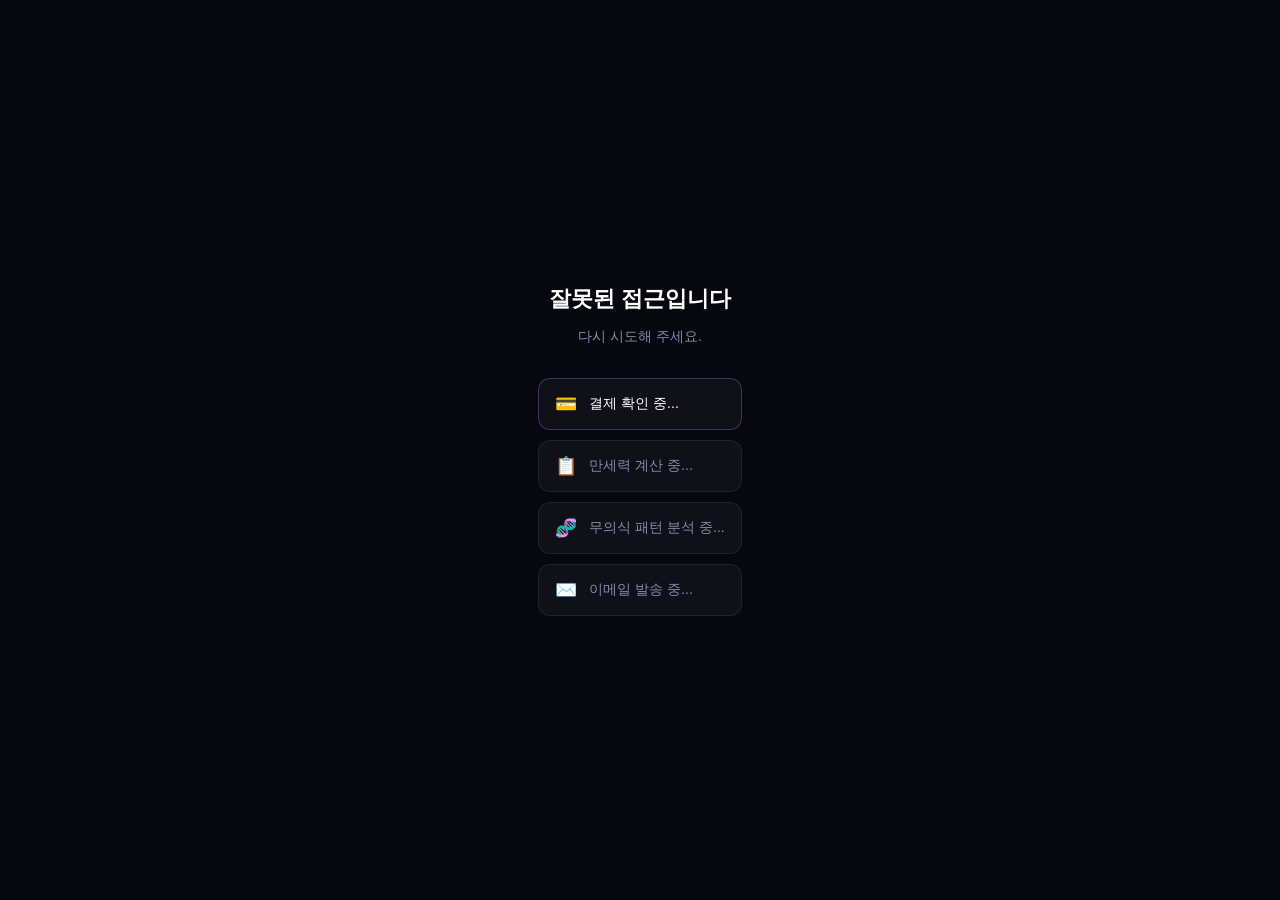
<file: templates/payment_success.html>
<!DOCTYPE html>
<html lang="ko">
<head>
<meta charset="UTF-8">
<meta name="viewport" content="width=device-width, initial-scale=1.0">
<title>결제 처리 중 — 라이프코드 해커</title>
<style>
*{margin:0;padding:0;box-sizing:border-box;}
body{
  background:#07070f;color:#e8e8f4;
  font-family:'Noto Sans KR',-apple-system,sans-serif;
  min-height:100vh;display:flex;align-items:center;justify-content:center;
  text-align:center;padding:40px 20px;
}
.box{max-width:400px;}
.spinner{
  width:56px;height:56px;margin:0 auto 28px;
  border:3px solid rgba(167,139,250,0.2);
  border-top-color:#a78bfa;border-radius:50%;
  animation:spin 0.8s linear infinite;
}
@keyframes spin{to{transform:rotate(360deg);}}
h1{font-size:22px;font-weight:900;color:#fff;margin-bottom:10px;}
p{font-size:14px;color:#8888aa;line-height:1.8;}
.steps{margin-top:28px;display:flex;flex-direction:column;gap:10px;text-align:left;}
.step{
  display:flex;align-items:center;gap:12px;
  background:rgba(255,255,255,0.04);
  border:1px solid rgba(255,255,255,0.07);
  border-radius:12px;padding:14px 16px;
  font-size:14px;color:#8888aa;
}
.step.active{color:#fff;border-color:rgba(167,139,250,0.3);}
.step.done{color:#4ade80;border-color:rgba(74,222,128,0.2);}
.step-icon{font-size:18px;flex-shrink:0;}
</style>
</head>
<body>
<div class="box">
  <div class="spinner" id="spinner"></div>
  <h1 id="title">결제를 확인하고 있습니다</h1>
  <p id="desc">AI가 사주를 분석하고 있어요.<br>잠시만 기다려 주세요.</p>
  <div class="steps">
    <div class="step active" id="s1"><span class="step-icon">💳</span>결제 확인 중...</div>
    <div class="step" id="s2"><span class="step-icon">📋</span>만세력 계산 중...</div>
    <div class="step" id="s3"><span class="step-icon">🧬</span>무의식 패턴 분석 중...</div>
    <div class="step" id="s4"><span class="step-icon">✉️</span>이메일 발송 중...</div>
  </div>
</div>
<script>
(async function() {
  const params = new URLSearchParams(location.search);
  const paymentKey = params.get('paymentKey');
  const orderId    = params.get('orderId');
  const amount     = params.get('amount');

  if (!paymentKey || !orderId || !amount) {
    document.getElementById('title').textContent = '잘못된 접근입니다';
    document.getElementById('desc').textContent  = '다시 시도해 주세요.';
    document.getElementById('spinner').style.display = 'none';
    return;
  }

  // 저장된 주문 정보 로드
  const orderData = JSON.parse(sessionStorage.getItem('saju_order') || '{}');

  function setStep(n) {
    for (let i = 1; i <= 4; i++) {
      const el = document.getElementById('s' + i);
      el.className = 'step ' + (i < n ? 'done' : i === n ? 'active' : '');
    }
    const icons = ['💳','📋','🧬','✉️'];
    const labels = [
      '✅ 결제 확인 완료',
      '✅ 만세력 계산 완료',
      '✅ 분석 완료',
      '✅ 이메일 발송 완료'
    ];
    for (let i = 1; i < n; i++) {
      document.getElementById('s' + i).querySelector('.step-icon').textContent = '✅';
      document.getElementById('s' + i).lastChild.textContent = labels[i - 1].replace('✅ ', '');
    }
  }

  try {
    setStep(1);
    await new Promise(r => setTimeout(r, 800));
    setStep(2);

    // 백엔드에 결제 확인 + 보고서 생성 요청
    const response = await fetch('/api/payment/confirm', {
      method: 'POST',
      headers: { 'Content-Type': 'application/json' },
      body: JSON.stringify({
        paymentKey,
        orderId,
        amount: parseInt(amount),
        ...orderData
      })
    });

    setStep(3);
    await new Promise(r => setTimeout(r, 1500));
    setStep(4);

    const result = await response.json();

    if (!response.ok || result.error) {
      throw new Error(result.error || '처리 중 오류가 발생했습니다.');
    }

    await new Promise(r => setTimeout(r, 1000));

    // 성공 화면
    document.getElementById('spinner').style.display = 'none';
    document.getElementById('title').textContent = '🎉 결제 완료!';
    document.getElementById('desc').innerHTML =
      `<strong style="color:#fff">${result.email}</strong><br>으로 <strong style="color:#fff">5~10분 내</strong> 보고서를 보내드립니다.<br><br>` +
      `스팸함도 꼭 확인해 주세요.<br>10분 이상 지나도 오지 않으면<br>스레드 DM으로 문의해 주세요.`;

    sessionStorage.removeItem('saju_order');

  } catch (err) {
    document.getElementById('spinner').style.display = 'none';
    document.getElementById('title').textContent = '오류가 발생했습니다';
    document.getElementById('desc').innerHTML =
      err.message + '<br><br>스레드 DM으로 문의해 주세요.';
  }
})();
</script>
</body>
</html>
</file>
